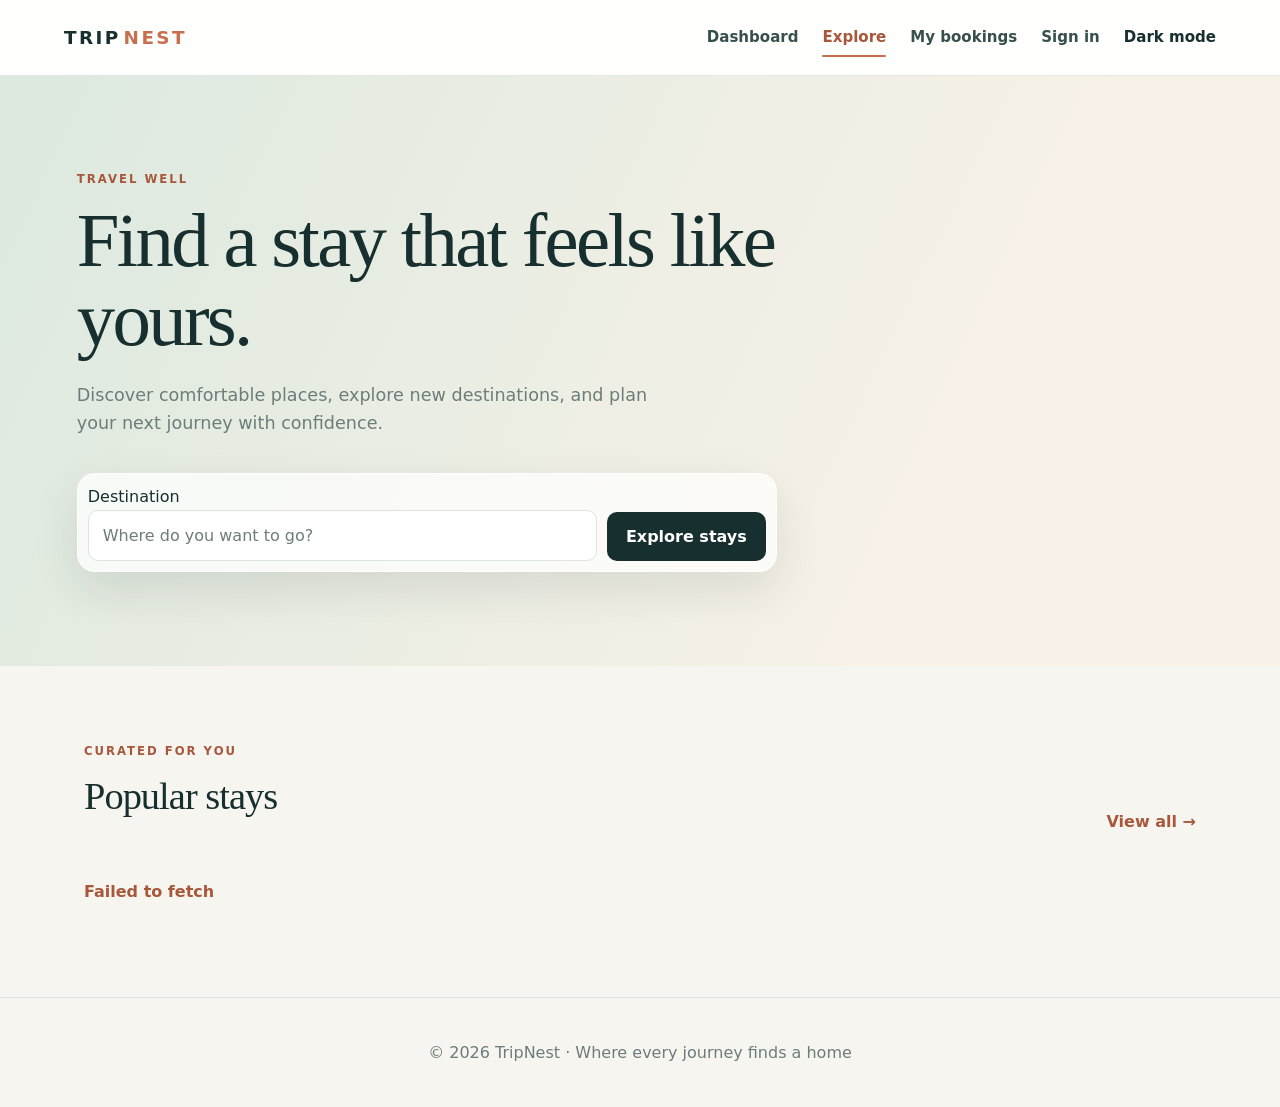
<file: frontend/index.html>
<!doctype html><html lang="en"><head><meta charset="utf-8"><meta name="viewport" content="width=device-width,initial-scale=1"><title>TripNest — Find your next stay</title><link rel="stylesheet" href="assets/css/style.css"></head><body><header><a class="brand" href="index.html">TRIP<span>NEST</span></a><nav><a href="index.html">Explore</a><a href="pages/bookings.html">My bookings</a><a href="pages/login.html" id="authLink">Sign in</a></nav></header><main><section class="hero"><div class="hero-content"><p class="eyebrow">TRAVEL WELL</p><h1>Find a stay that feels like yours.</h1><p class="lede">Discover comfortable places, explore new destinations, and plan your next journey with confidence.</p><form id="searchForm" class="search"><label><span class="sr-only">Destination</span><input id="q" placeholder="Where do you want to go?" aria-label="Destination"></label><button type="submit">Explore stays</button></form></div></section><section class="section"><div class="section-head"><div><p class="eyebrow">CURATED FOR YOU</p><h2>Popular stays</h2></div><a href="pages/accommodations.html" class="text-link">View all →</a></div><div id="stays" class="grid"><p class="muted">Loading stays…</p></div></section></main><footer>© 2026 TripNest · Where every journey finds a home</footer><script src="assets/js/app.js"></script></body></html>
</file>
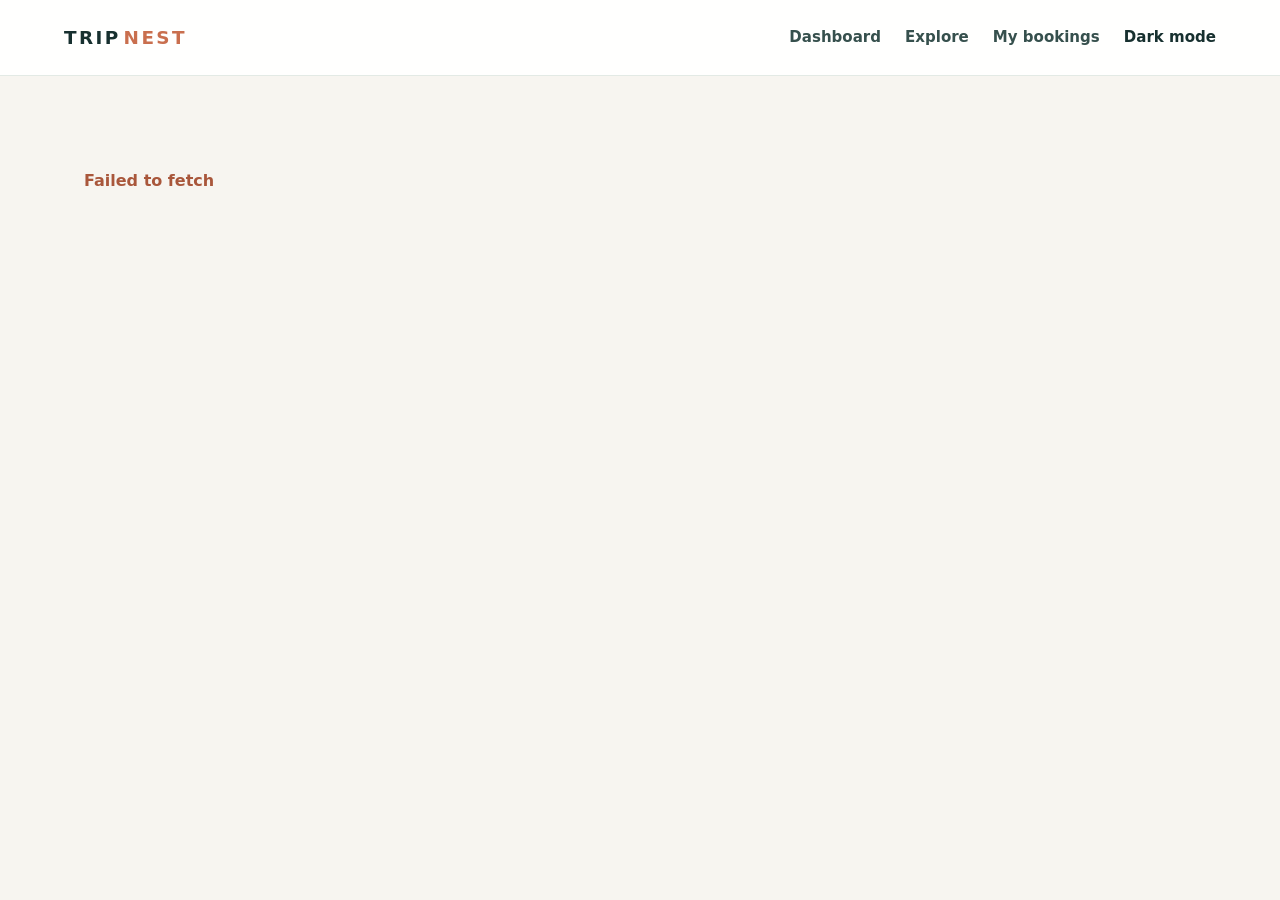
<file: frontend/pages/accommodation-details.html>
<!doctype html><html lang="en"><head><meta charset="utf-8"><meta name="viewport" content="width=device-width,initial-scale=1"><title>Stay details — TripNest</title><link rel="stylesheet" href="../assets/css/style.css"></head><body><header><a class="brand" href="../index.html">TRIP<span>NEST</span></a><nav><a href="accommodations.html">Explore</a><a href="bookings.html">My bookings</a></nav></header><main class="section" id="detail"><p class="muted">Loading stay…</p></main><script src="../assets/js/app.js"></script></body></html>
</file>
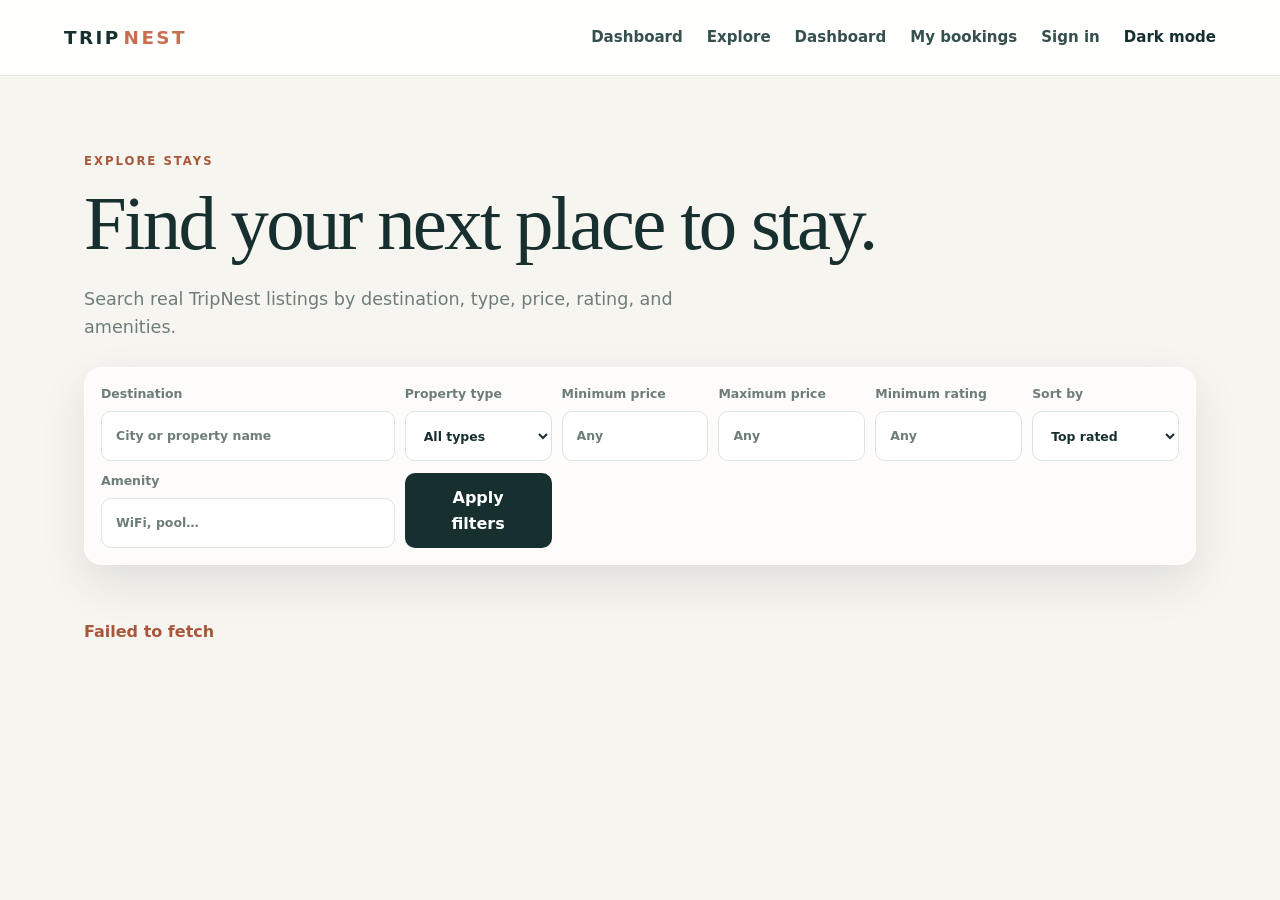
<file: frontend/pages/accommodations.html>
<!doctype html><html lang="en"><head><meta charset="utf-8"><meta name="viewport" content="width=device-width,initial-scale=1"><title>Explore stays — TripNest</title><link rel="stylesheet" href="../assets/css/style.css"></head><body><header><a class="brand" href="../index.html">TRIP<span>NEST</span></a><nav><a href="../index.html">Explore</a><a href="dashboard.html">Dashboard</a><a href="bookings.html">My bookings</a><a href="login.html" id="authLink">Sign in</a></nav></header><main class="section"><p class="eyebrow">EXPLORE STAYS</p><h1>Find your next place to stay.</h1><p class="lede">Search real TripNest listings by destination, type, price, rating, and amenities.</p><form id="searchForm" class="search filters"><label>Destination<input id="q" placeholder="City or property name"></label><label>Property type<select id="type"><option value="">All types</option><option value="VILLA">Villa</option><option value="APARTMENT">Apartment</option><option value="LODGE">Lodge</option></select></label><label>Minimum price<input id="minPrice" type="number" min="0" placeholder="Any"></label><label>Maximum price<input id="maxPrice" type="number" min="0" placeholder="Any"></label><label>Minimum rating<input id="minRating" type="number" min="0" max="5" step="0.1" placeholder="Any"></label><label>Sort by<select id="sort"><option value="rating">Top rated</option><option value="priceAsc">Price: low to high</option><option value="priceDesc">Price: high to low</option><option value="name">Name</option></select></label><label>Amenity<input id="amenity" placeholder="WiFi, pool…"></label><button type="submit">Apply filters</button></form><div id="stays" class="grid"><p class="muted">Loading stays…</p></div></main><script src="../assets/js/app.js"></script></body></html>
</file>
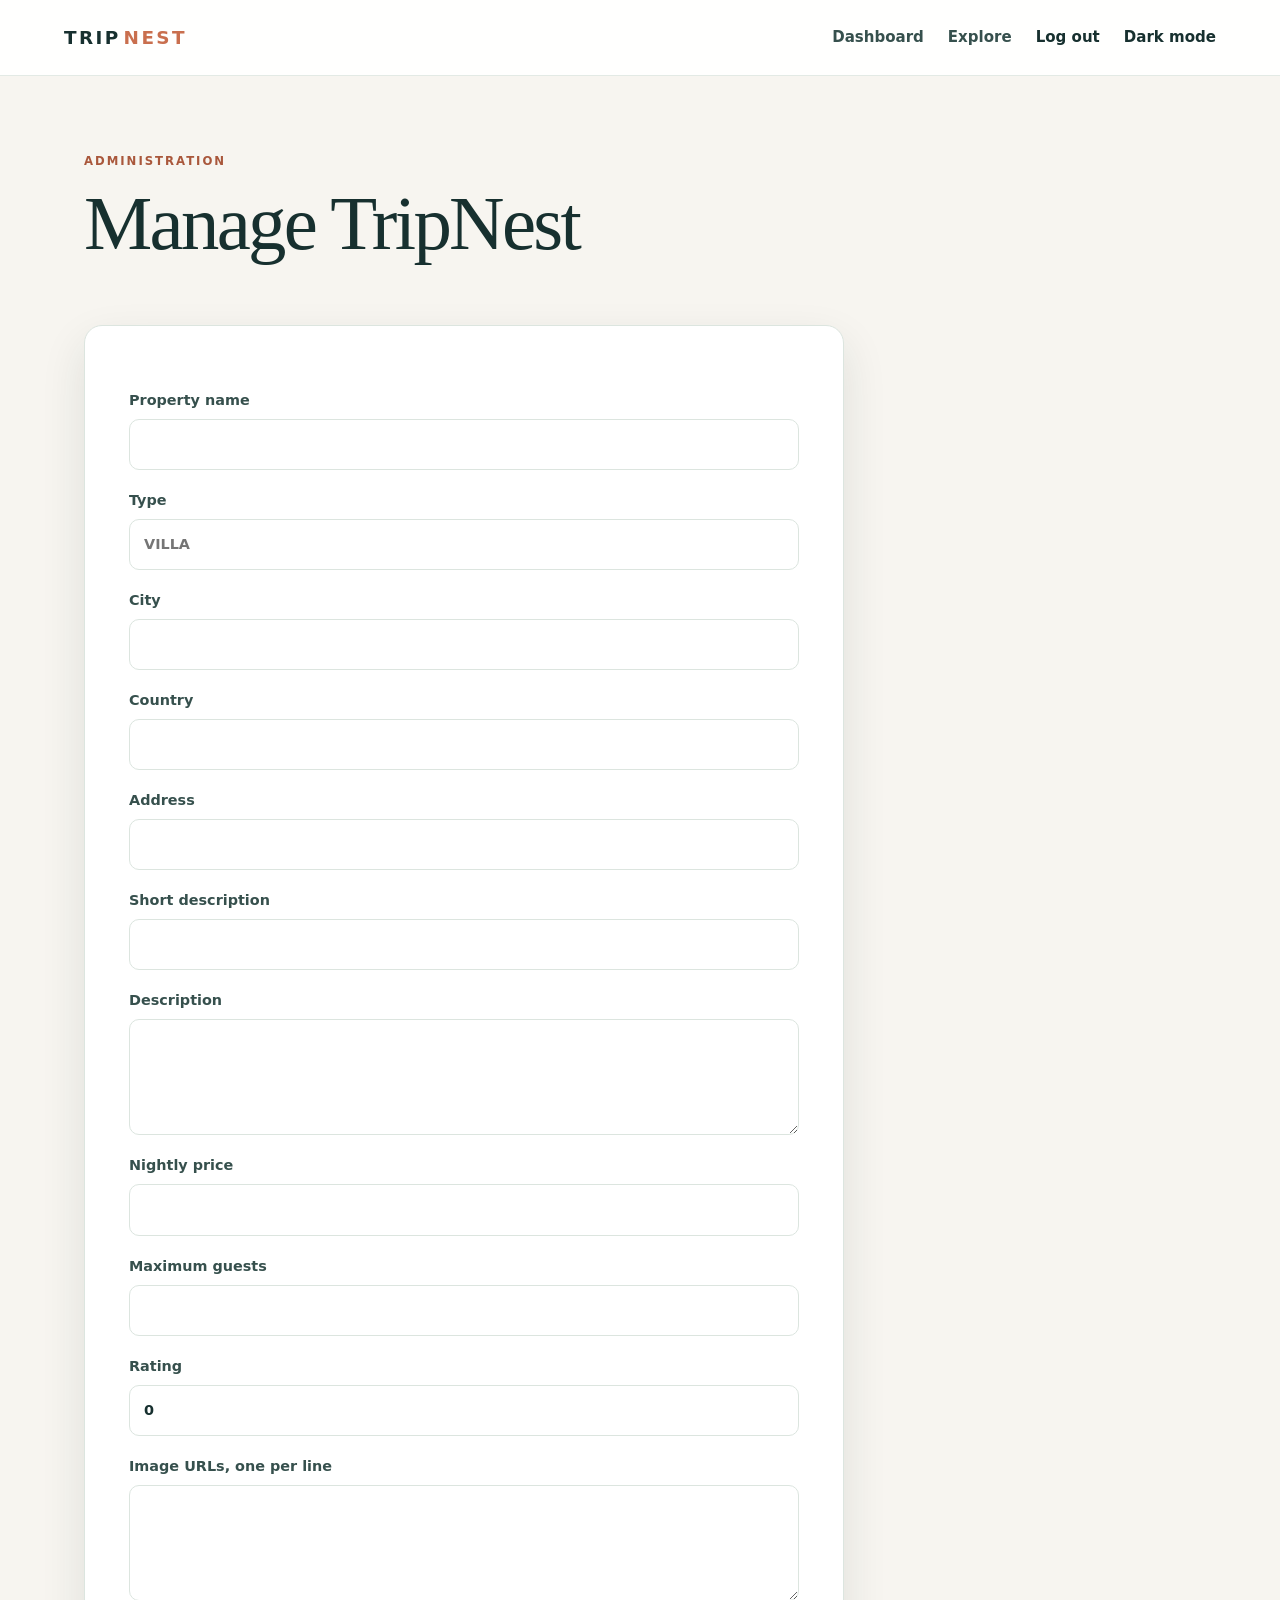
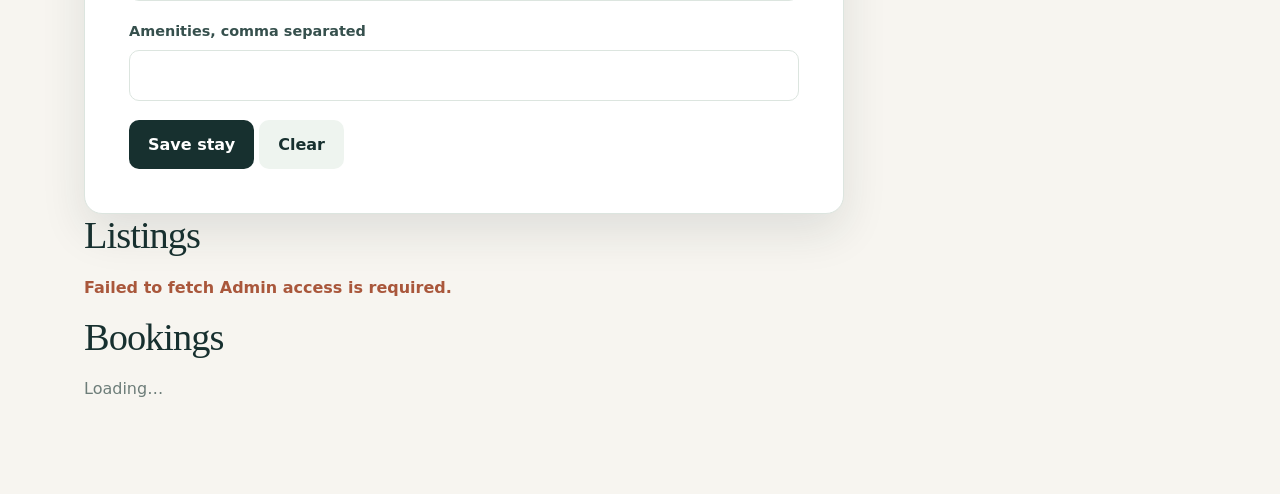
<file: frontend/pages/admin.html>
<!doctype html><html lang="en"><head><meta charset="utf-8"><meta name="viewport" content="width=device-width,initial-scale=1"><title>Admin — TripNest</title><link rel="stylesheet" href="../assets/css/style.css"></head><body><header><a class="brand" href="../index.html">TRIP<span>NEST</span></a><nav><a href="../index.html">Explore</a><button class="link-button" id="logout">Log out</button></nav></header><main class="section"><p class="eyebrow">ADMINISTRATION</p><h1>Manage TripNest</h1><p id="adminMessage" class="message"></p><form id="stayForm" class="panel admin-form"><input type="hidden" id="stayId"><label>Property name<input id="name" required></label><label>Type<input id="type" placeholder="VILLA" required></label><label>City<input id="city" required></label><label>Country<input id="country" required></label><label>Address<input id="address" required></label><label>Short description<input id="shortDescription" required></label><label>Description<textarea id="description" required></textarea></label><label>Nightly price<input id="pricePerNight" type="number" min="0.01" step="0.01" required></label><label>Maximum guests<input id="maxGuests" type="number" min="1" required></label><label>Rating<input id="rating" type="number" min="0" max="5" step="0.1" value="0"></label><label>Image URLs, one per line<textarea id="images"></textarea></label><label>Amenities, comma separated<input id="amenities"></label><div><button>Save stay</button> <button type="button" class="secondary" id="clearForm">Clear</button></div></form><h2>Listings</h2><div id="adminStays" class="booking-list"><p class="muted">Loading…</p></div><h2>Bookings</h2><div id="adminBookings" class="booking-list"><p class="muted">Loading…</p></div></main><script src="../assets/js/app.js"></script></body></html>
</file>
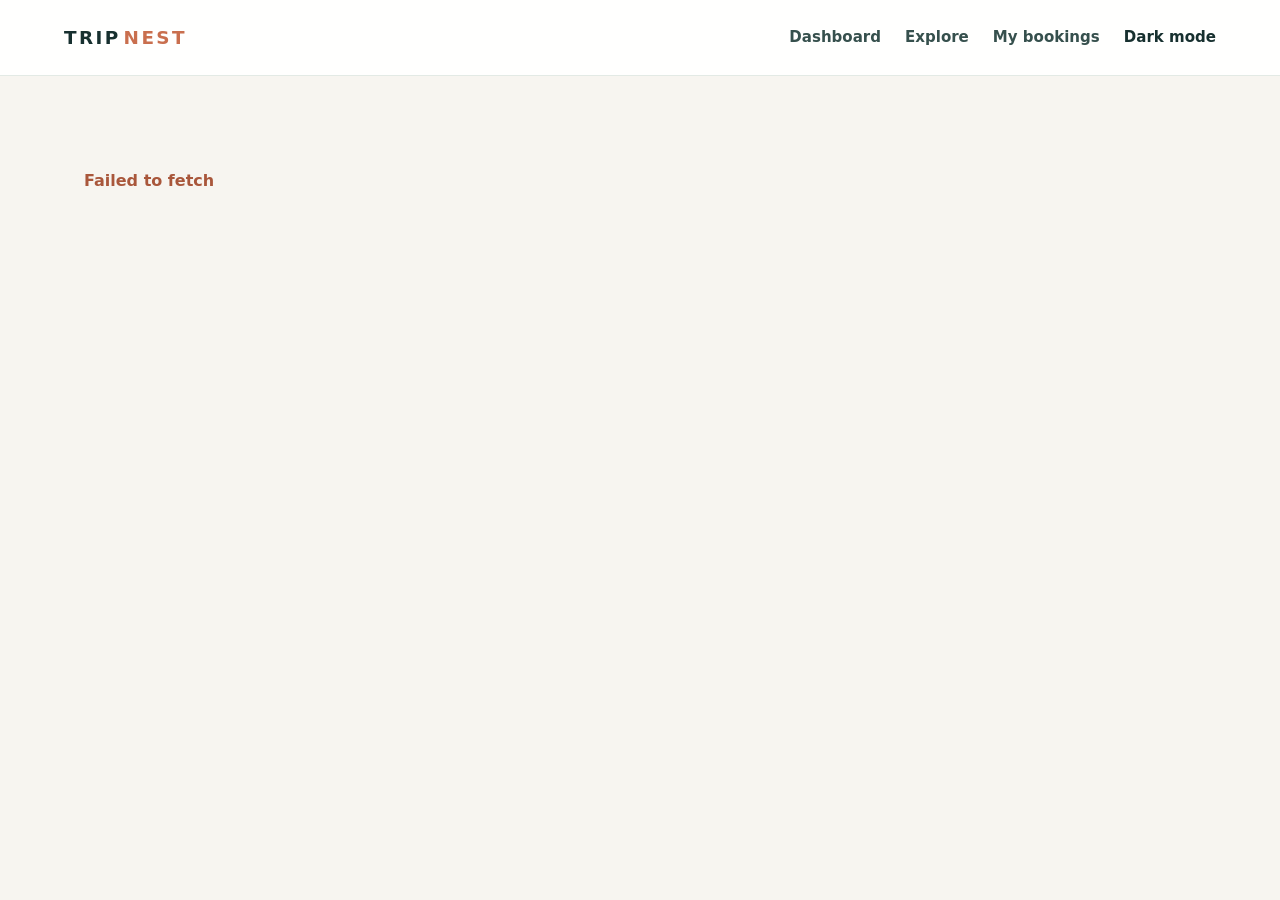
<file: frontend/pages/booking.html>
<!doctype html><html lang="en"><head><meta charset="utf-8"><meta name="viewport" content="width=device-width,initial-scale=1"><title>Reserve a stay — TripNest</title><link rel="stylesheet" href="../assets/css/style.css"></head><body><header><a class="brand" href="../index.html">TRIP<span>NEST</span></a><nav><a href="accommodations.html">Explore</a><a href="bookings.html">My bookings</a></nav></header><main class="section" id="detail"><p class="muted">Loading stay…</p></main><script src="../assets/js/app.js"></script></body></html>
</file>
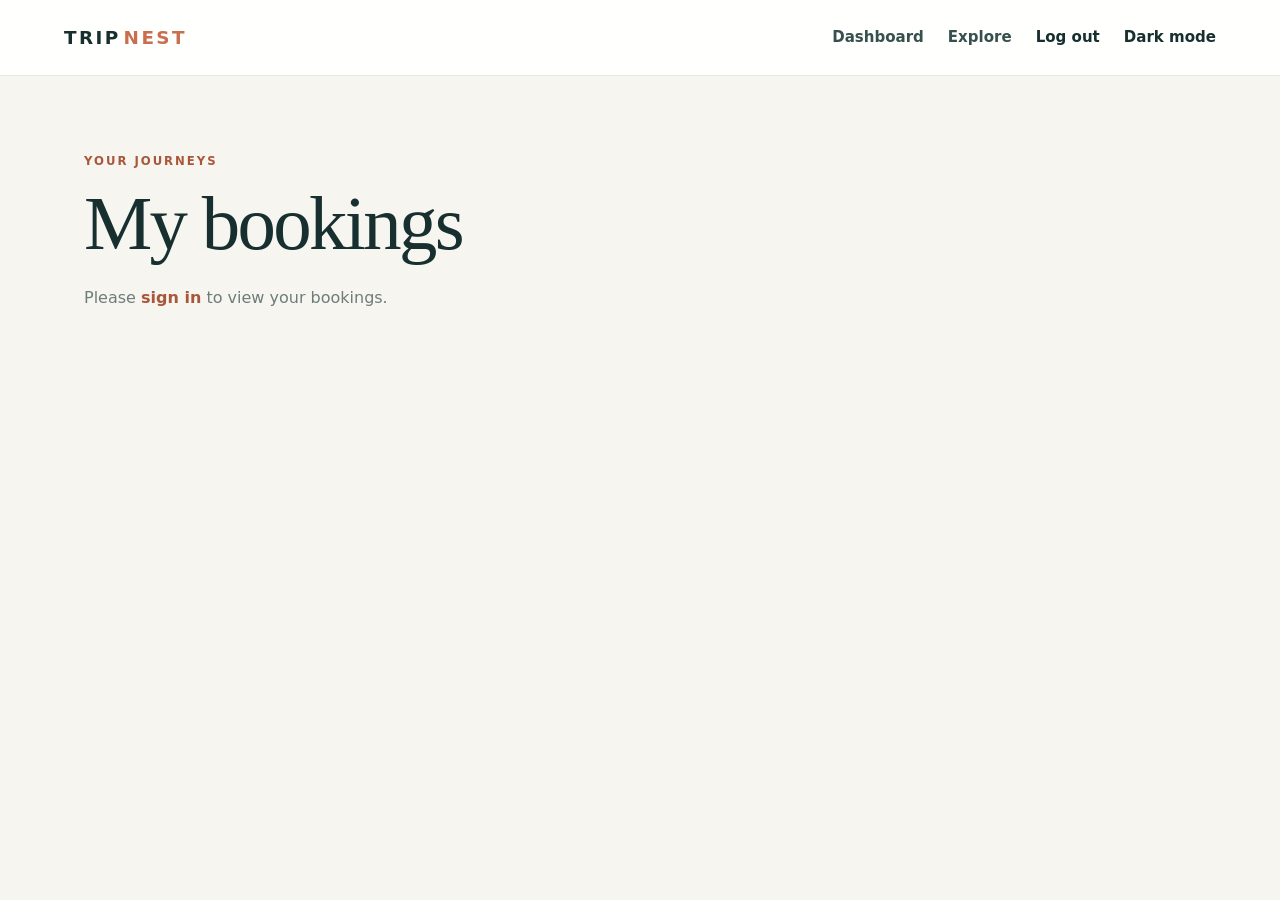
<file: frontend/pages/bookings.html>
<!doctype html><html lang="en"><head><meta charset="utf-8"><meta name="viewport" content="width=device-width,initial-scale=1"><title>My bookings — TripNest</title><link rel="stylesheet" href="../assets/css/style.css"></head><body><header><a class="brand" href="../index.html">TRIP<span>NEST</span></a><nav><a href="../index.html">Explore</a><button class="link-button" id="logout">Log out</button></nav></header><main class="section"><p class="eyebrow">YOUR JOURNEYS</p><h1>My bookings</h1><div id="bookings" class="booking-list"><p class="muted">Loading…</p></div></main><script src="../assets/js/app.js"></script></body></html>
</file>
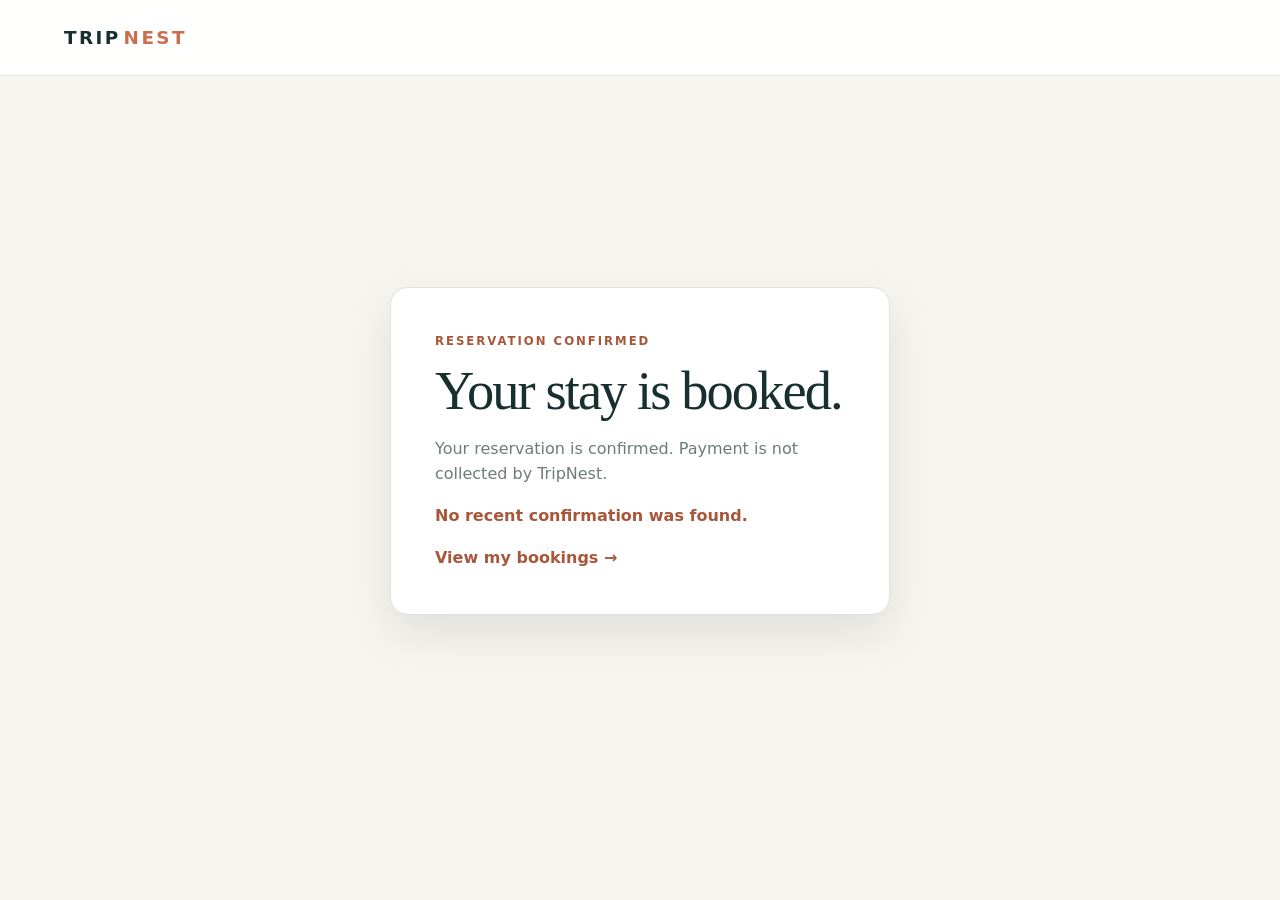
<file: frontend/pages/confirmation.html>
<!doctype html><html lang="en"><head><meta charset="utf-8"><meta name="viewport" content="width=device-width,initial-scale=1"><title>Booking confirmed — TripNest</title><link rel="stylesheet" href="../assets/css/style.css"></head><body><header><a class="brand" href="../index.html">TRIP<span>NEST</span></a></header><main class="form-wrap"><section class="panel" id="confirmation"><p class="eyebrow">RESERVATION CONFIRMED</p><h1>Your stay is booked.</h1><p class="muted">Your reservation is confirmed. Payment is not collected by TripNest.</p><div id="confirmationDetails"></div><a class="text-link" href="bookings.html">View my bookings →</a></section></main><script src="../assets/js/app.js"></script><script>const confirmation=JSON.parse(sessionStorage.getItem('tripnest_confirmation')||'null');document.querySelector('#confirmationDetails').innerHTML=confirmation?`<p><strong>Reference:</strong> ${confirmation.reference}</p><p>${confirmation.checkIn} → ${confirmation.checkOut}</p><p>Subtotal: ₹${(Number(confirmation.totalAmount)-Number(confirmation.taxAmount)).toFixed(2)}</p><p>Tax: ₹${confirmation.taxAmount}</p><h2>Total: ₹${confirmation.totalAmount}</h2>`:'<p class="message">No recent confirmation was found.</p>';</script></body></html>
</file>
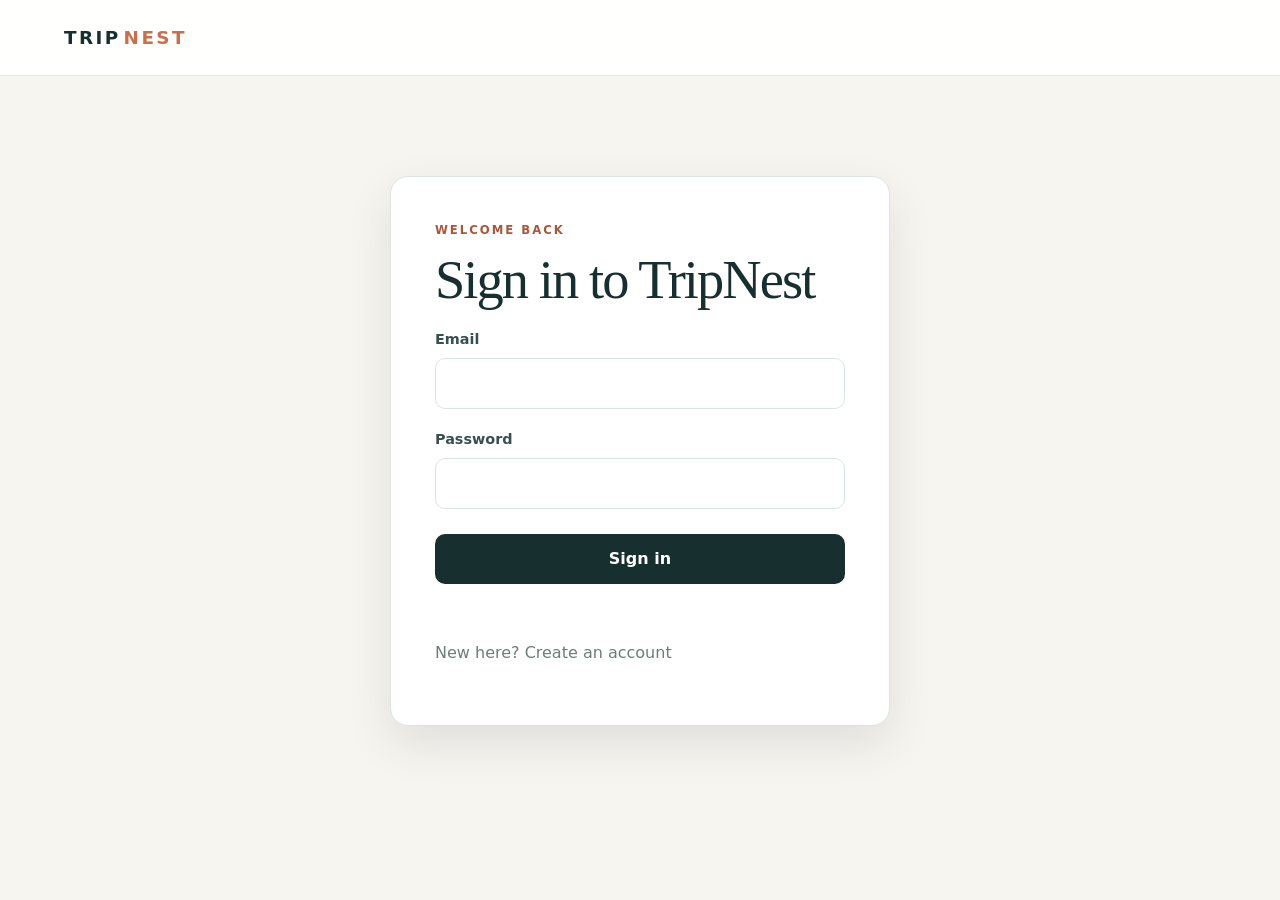
<file: frontend/pages/dashboard.html>
<!doctype html>
<html lang="en">
<head>
<meta charset="utf-8"><meta name="viewport" content="width=device-width,initial-scale=1">
<title>Your TripNest dashboard</title><link rel="stylesheet" href="../assets/css/style.css">
<style>
.dashboard{max-width:1200px;margin:auto;padding:52px 6% 80px}.dashboard-hero{display:flex;justify-content:space-between;align-items:end;gap:30px;padding:20px 0 46px}.dashboard-hero h1{font-size:clamp(2.5rem,5vw,4.5rem);margin-bottom:12px}.button-link{display:inline-block;background:var(--ink);color:#fff;padding:14px 20px;border-radius:4px;font-weight:bold}.dashboard-stats{display:grid;grid-template-columns:repeat(3,1fr);gap:16px;margin-bottom:64px}.stat-card{background:#fff;padding:24px;border-top:3px solid var(--accent);box-shadow:0 8px 30px #1723210b}.stat-card span,.stat-card strong{display:block}.stat-card strong{font:2.4rem Georgia,serif;margin-top:8px}.dashboard-section{margin-top:48px}.dashboard-section h2{margin:10px 0 18px}@media(max-width:650px){.dashboard-hero{display:block}.button-link{margin-top:22px}.dashboard-stats{grid-template-columns:1fr}}
</style>
</head>
<body>
<header><a class="brand" href="../index.html">TRIP<span>NEST</span></a><nav><a href="../index.html">Explore</a><a href="bookings.html">My bookings</a><button id="logout" class="link-button">Sign out</button></nav></header>
<main class="dashboard">
<section class="dashboard-hero"><div><p class="eyebrow">YOUR TRIPNEST</p><h1 id="dashboardGreeting">Your dashboard</h1><p class="lede">Keep track of your stays, saved places, and next journeys.</p></div><a class="button-link" href="accommodations.html">Explore stays</a></section>
<section class="dashboard-stats" id="dashboardStats"><article class="stat-card"><span class="muted">Upcoming trips</span><strong>—</strong></article><article class="stat-card"><span class="muted">Completed trips</span><strong>—</strong></article><article class="stat-card"><span class="muted">Saved stays</span><strong>—</strong></article></section>
<section class="dashboard-section"><div class="section-head"><div><p class="eyebrow">YOUR JOURNEYS</p><h2>Upcoming trips</h2></div><a class="text-link" href="bookings.html">View all →</a></div><div id="dashboardUpcoming"><p class="muted">Loading your trips…</p></div></section>
<section class="dashboard-section"><div class="section-head"><div><p class="eyebrow">LOOKING BACK</p><h2>Past trips</h2></div></div><div id="dashboardPast"><p class="muted">Loading your trips…</p></div></section>
<section class="dashboard-section"><div class="section-head"><div><p class="eyebrow">YOUR SHORTLIST</p><h2>Saved stays</h2></div><a class="text-link" href="wishlist.html">View wishlist →</a></div><div id="dashboardWishlist" class="grid"><p class="muted">Loading saved stays…</p></div></section>
<p id="dashboardMessage" class="message"></p></main><footer>© 2026 TripNest · Where every journey finds a home</footer><script src="../assets/js/app.js"></script>
</body></html>
</file>
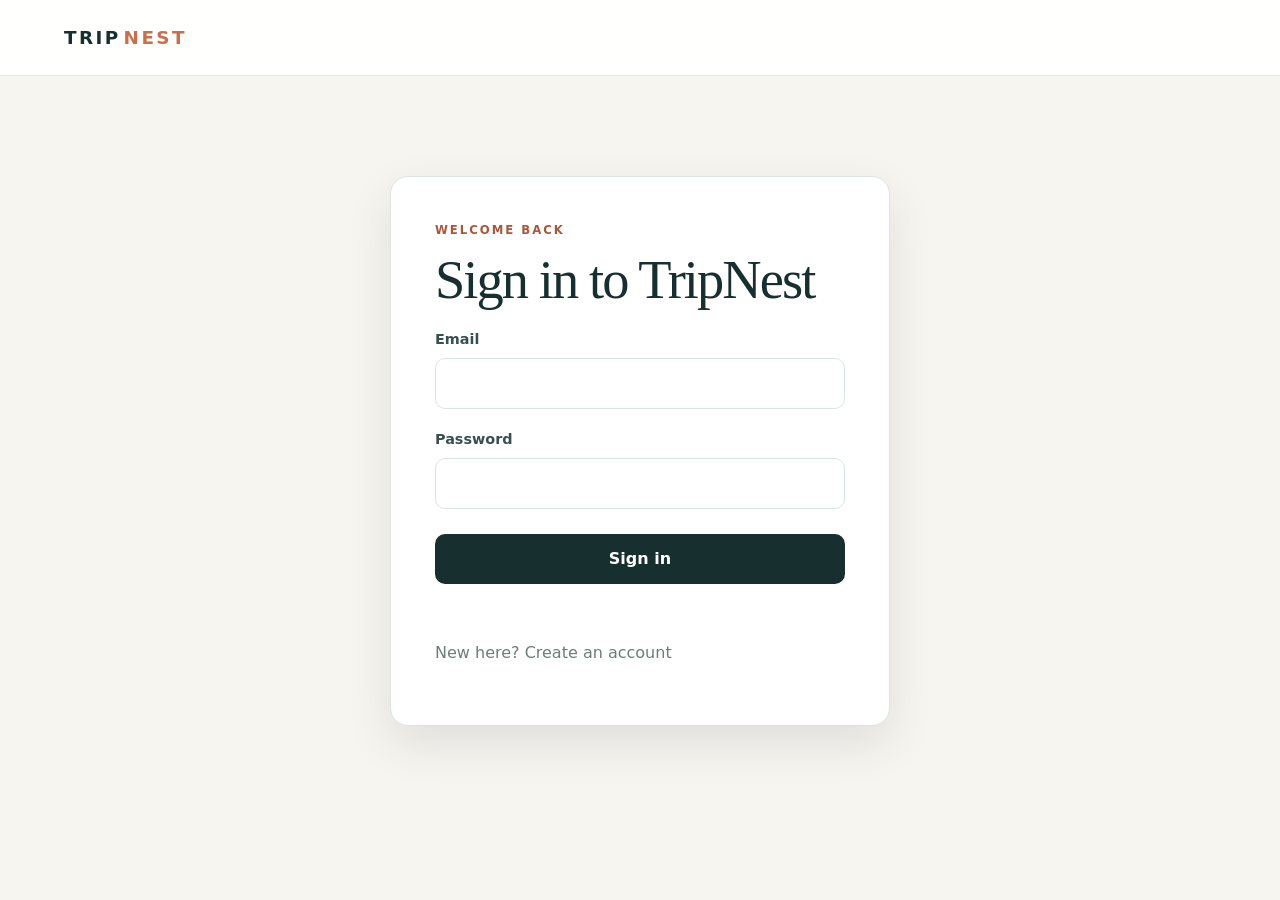
<file: frontend/pages/login.html>
<!doctype html><html lang="en"><head><meta charset="utf-8"><meta name="viewport" content="width=device-width,initial-scale=1"><title>Sign in — TripNest</title><link rel="stylesheet" href="../assets/css/style.css"></head><body><header><a class="brand" href="../index.html">TRIP<span>NEST</span></a></header><main class="form-wrap"><form id="loginForm" class="panel"><p class="eyebrow">WELCOME BACK</p><h1>Sign in to TripNest</h1><label>Email<input type="email" id="email" required></label><label>Password<input type="password" id="password" required></label><button>Sign in</button><p id="message" class="message"></p><p class="muted">New here? <a href="register.html">Create an account</a></p></form></main><script src="../assets/js/app.js"></script></body></html>
</file>
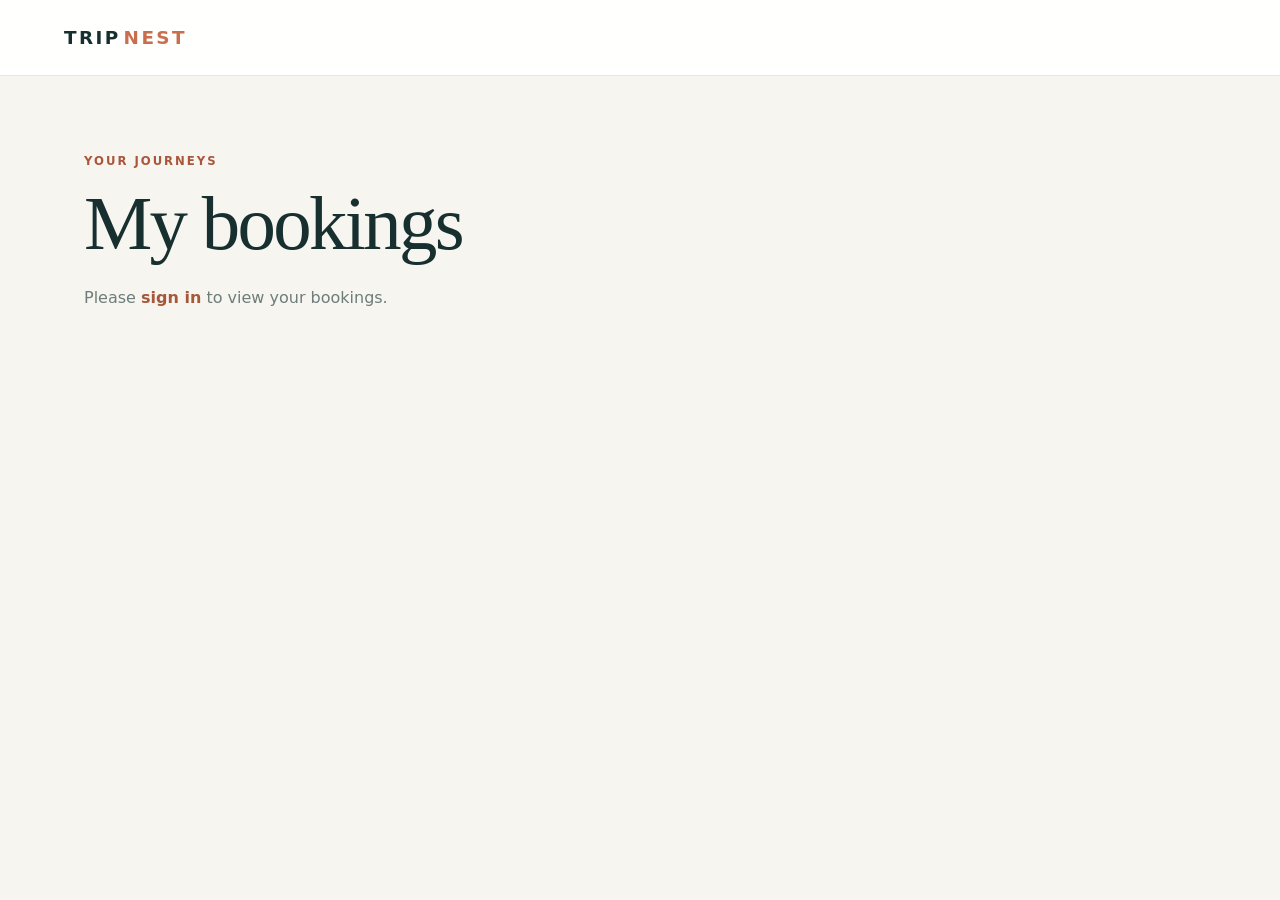
<file: frontend/pages/my-bookings.html>
<!doctype html><html lang="en"><head><meta charset="utf-8"><meta name="viewport" content="width=device-width,initial-scale=1"><title>My bookings — TripNest</title><link rel="stylesheet" href="../assets/css/style.css"></head><body><header><a class="brand" href="../index.html">TRIP<span>NEST</span></a></header><main class="section"><p class="eyebrow">YOUR JOURNEYS</p><h1>My bookings</h1><div id="bookings" class="booking-list"><p class="muted">Loading…</p></div></main><script src="../assets/js/app.js"></script></body></html>
</file>
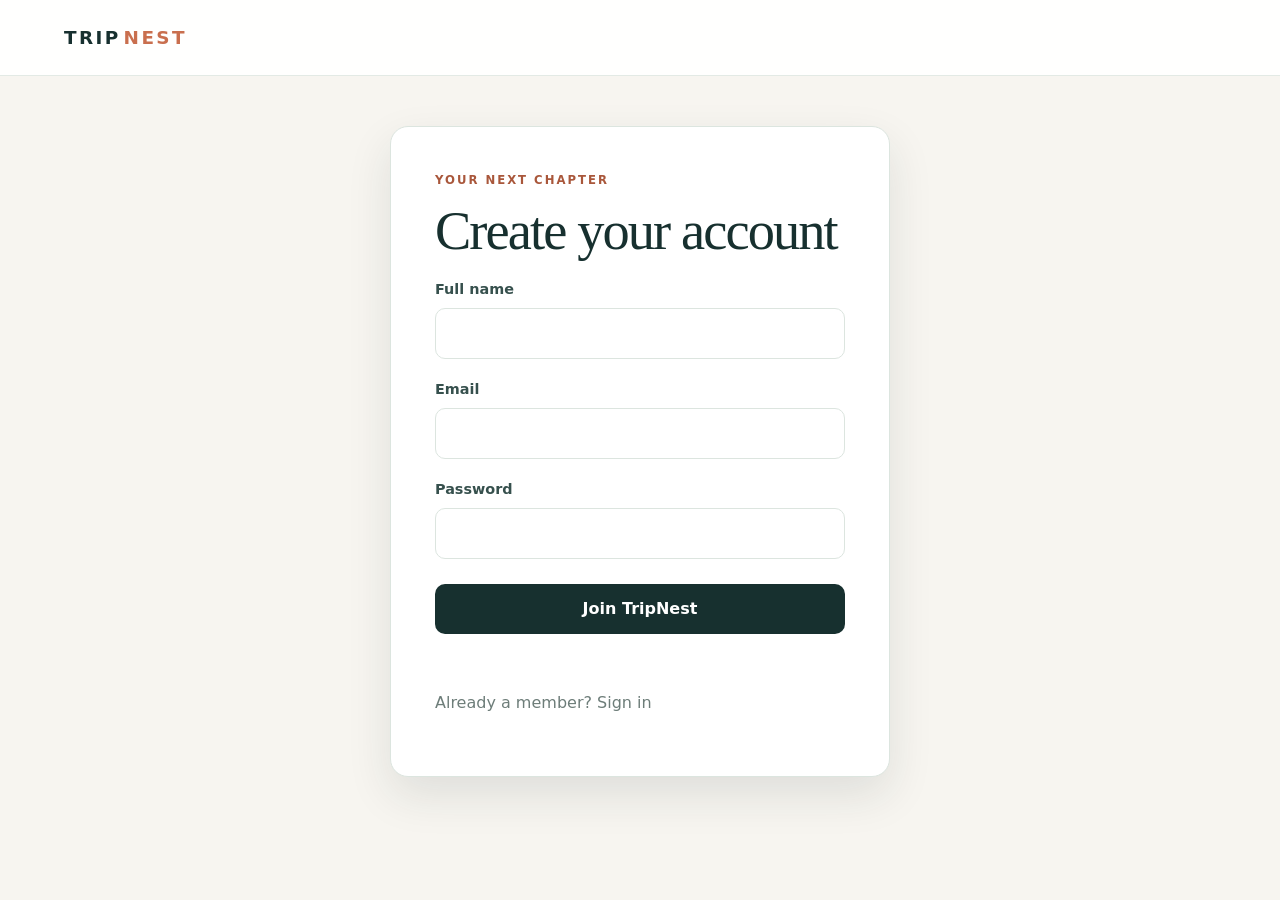
<file: frontend/pages/register.html>
<!doctype html><html lang="en"><head><meta charset="utf-8"><meta name="viewport" content="width=device-width,initial-scale=1"><title>Create account — TripNest</title><link rel="stylesheet" href="../assets/css/style.css"></head><body><header><a class="brand" href="../index.html">TRIP<span>NEST</span></a></header><main class="form-wrap"><form id="registerForm" class="panel"><p class="eyebrow">YOUR NEXT CHAPTER</p><h1>Create your account</h1><label>Full name<input id="fullName" required maxlength="100"></label><label>Email<input type="email" id="email" required></label><label>Password<input type="password" id="password" required minlength="8"></label><button>Join TripNest</button><p id="message" class="message"></p><p class="muted">Already a member? <a href="login.html">Sign in</a></p></form></main><script src="../assets/js/app.js"></script></body></html>
</file>
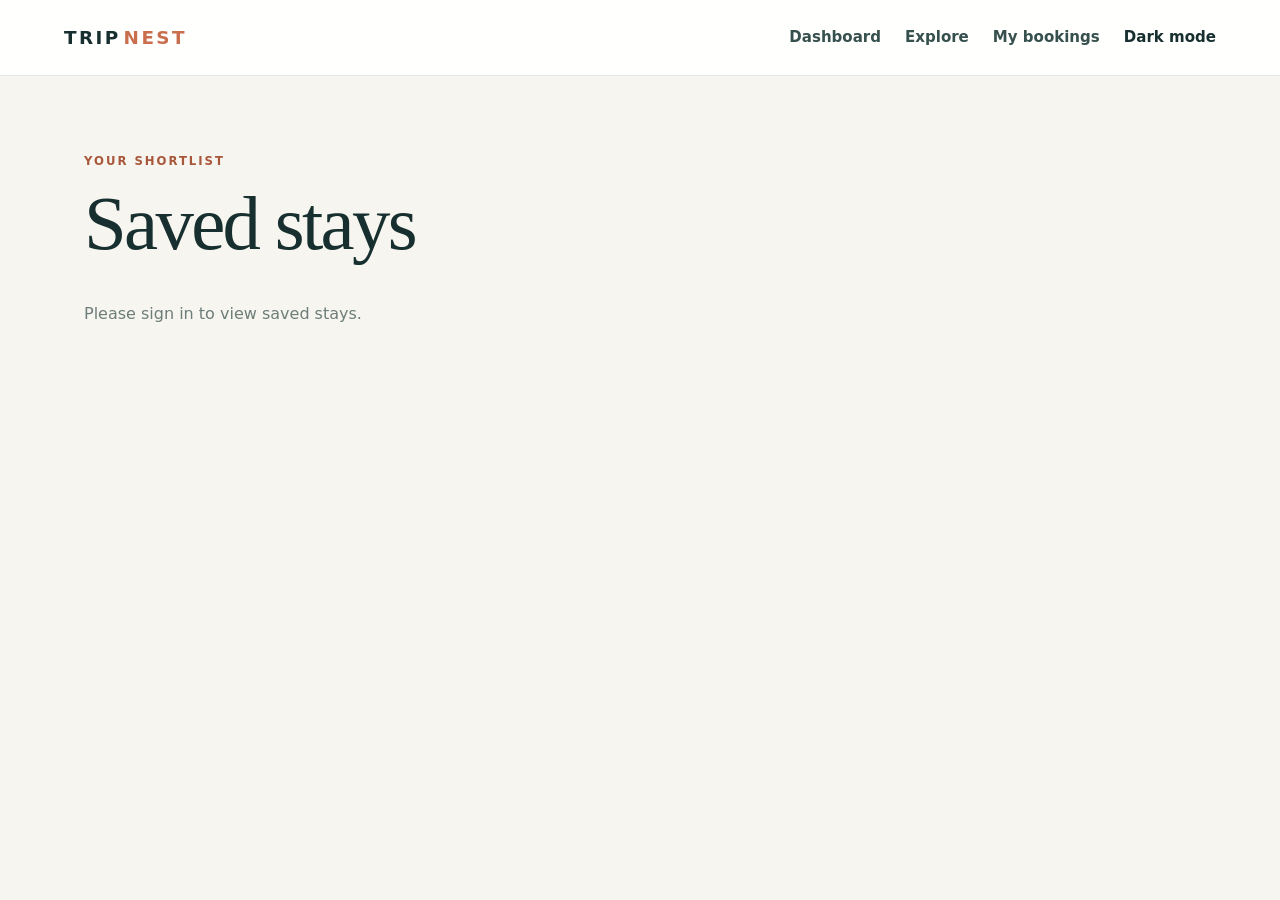
<file: frontend/pages/wishlist.html>
<!doctype html><html lang="en"><head><meta charset="utf-8"><meta name="viewport" content="width=device-width,initial-scale=1"><title>Saved stays — TripNest</title><link rel="stylesheet" href="../assets/css/style.css"></head><body><header><a class="brand" href="../index.html">TRIP<span>NEST</span></a><nav><a href="accommodations.html">Explore</a><a href="bookings.html">My bookings</a></nav></header><main class="section"><p class="eyebrow">YOUR SHORTLIST</p><h1>Saved stays</h1><div id="wishlist" class="grid"><p class="muted">Loading…</p></div></main><script src="../assets/js/app.js"></script></body></html>
</file>
<file: frontend/assets/css/style.css>
:root{--ink:#17302f;--ink-soft:#36504d;--muted:#6d7d79;--cream:#f7f5f0;--surface:#fff;--surface-soft:#eef4ef;--sage:#dce9df;--accent:#c96f4e;--accent-dark:#a9573b;--line:#dce5df;--shadow-sm:0 5px 18px rgba(23,48,47,.07);--shadow-md:0 18px 45px rgba(23,48,47,.11);--radius-sm:10px;--radius-md:18px;--radius-lg:28px;--max-width:1240px}*{box-sizing:border-box}html{scroll-behavior:smooth}body{margin:0;background:var(--cream);color:var(--ink);font:16px/1.6 Inter,ui-sans-serif,system-ui,-apple-system,BlinkMacSystemFont,"Segoe UI",sans-serif}body.dark{--ink:#edf5f0;--ink-soft:#ccdbd4;--muted:#9cb0a8;--cream:#132321;--surface:#1b302d;--surface-soft:#213a35;--sage:#27463d;--line:#38524c;--shadow-sm:0 5px 18px rgba(0,0,0,.18);--shadow-md:0 18px 45px rgba(0,0,0,.25)}a{color:inherit;text-decoration:none}button,input,select,textarea{font:inherit}button,.button-link{min-height:46px;border:0;border-radius:var(--radius-sm);padding:12px 19px;background:var(--ink);color:#fff;font-weight:700;cursor:pointer;transition:transform .2s ease,background .2s ease,box-shadow .2s ease}button:hover,.button-link:hover{background:var(--accent-dark);transform:translateY(-1px);box-shadow:var(--shadow-sm)}button:focus-visible,a:focus-visible,input:focus-visible,select:focus-visible,textarea:focus-visible{outline:3px solid rgba(201,111,78,.38);outline-offset:3px}button:disabled{cursor:wait;opacity:.65;transform:none}.secondary{background:var(--surface-soft);color:var(--ink)}.link-button{min-height:auto;padding:4px 0;background:transparent;color:var(--ink);box-shadow:none}.link-button:hover{background:transparent;color:var(--accent-dark);transform:none;box-shadow:none}.brand{display:inline-flex;align-items:center;gap:3px;font-size:1.15rem;font-weight:850;letter-spacing:.13em;white-space:nowrap}.brand span{color:var(--accent)}header{position:sticky;top:0;z-index:10;min-height:76px;display:flex;align-items:center;justify-content:space-between;gap:24px;padding:0 max(5%,calc((100vw - var(--max-width))/2));border-bottom:1px solid rgba(220,229,223,.8);background:color-mix(in srgb,var(--surface) 92%,transparent);backdrop-filter:blur(14px)}nav{display:flex;align-items:center;justify-content:flex-end;gap:24px;color:var(--ink-soft);font-size:.94rem;font-weight:650}nav a{position:relative;padding:7px 0}nav a:hover,nav a.active{color:var(--accent-dark)}nav a.active:after{position:absolute;right:0;bottom:0;left:0;height:2px;border-radius:2px;background:var(--accent);content:""}main{min-height:calc(100vh - 150px)}.hero{min-height:590px;display:grid;align-content:center;padding:88px max(6%,calc((100vw - var(--max-width))/2));background:linear-gradient(115deg,var(--sage) 0%,#f7f1e7 72%)}.hero-content{max-width:700px}.eyebrow{margin:0 0 14px;color:var(--accent-dark);font-size:.73rem;font-weight:800;letter-spacing:.17em;text-transform:uppercase}h1,h2,h3{color:var(--ink)}h1,h2,h3,p{overflow-wrap:anywhere}h1{max-width:820px;margin:0 0 22px;font:clamp(2.7rem,6vw,5.6rem)/1.02 Georgia,serif;letter-spacing:-.035em}h2{margin:0 0 18px;font:clamp(2rem,3vw,3rem)/1.1 Georgia,serif;letter-spacing:-.025em}h3{margin:0;font-size:1.18rem;line-height:1.25}.lede{max-width:590px;margin:0;color:var(--muted);font-size:1.1rem}.section{max-width:var(--max-width);margin:auto;padding:76px max(5%,24px)}.section-head{display:flex;align-items:end;justify-content:space-between;gap:24px;margin-bottom:28px}.text-link{color:var(--accent-dark);font-weight:750}.text-link:hover{color:var(--ink)}.search{display:flex;align-items:end;gap:10px;max-width:760px;margin-top:36px;padding:10px;border:1px solid rgba(255,255,255,.7);border-radius:var(--radius-md);background:rgba(255,255,255,.72);box-shadow:var(--shadow-md)}.search label{flex:1;margin:0}.search input,.search select{width:100%;min-height:50px;border:1px solid var(--line);border-radius:var(--radius-sm);background:var(--surface);color:var(--ink);padding:12px 14px}.search input::placeholder{color:var(--muted)}.filters{display:grid;grid-template-columns:2fr repeat(5,1fr);align-items:end;max-width:none;margin:26px 0 38px;padding:16px}.filters label{display:grid;gap:7px;color:var(--muted);font-size:.78rem;font-weight:700}.filters button{grid-column:span 1}.grid{display:grid;grid-template-columns:repeat(auto-fit,minmax(250px,1fr));gap:24px}.card{position:relative;overflow:hidden;border:1px solid var(--line);border-radius:var(--radius-md);background:var(--surface);box-shadow:var(--shadow-sm);transition:transform .2s ease,box-shadow .2s ease}.card:hover{transform:translateY(-4px);box-shadow:var(--shadow-md)}.card>a{display:block;height:100%}.card img{display:block;width:100%;height:220px;object-fit:cover;background:var(--surface-soft)}.card-body{padding:19px}.card-body .eyebrow{margin-bottom:8px;font-size:.67rem}.card-body h3{margin-bottom:8px}.card-body .muted{min-height:48px;margin:0 0 16px}.card-body strong{font-size:1.05rem}.wishlist-button{position:absolute;top:14px;right:14px;min-width:42px;min-height:42px;padding:8px;border:1px solid rgba(255,255,255,.9);border-radius:50%;background:rgba(255,255,255,.92);color:var(--accent-dark);font-size:1.2rem;box-shadow:var(--shadow-sm)}.wishlist-button:hover{background:var(--surface)}.muted{color:var(--muted)}.message{min-height:24px;color:var(--accent-dark);font-weight:650}.form-wrap{min-height:calc(100vh - 150px);display:grid;place-items:center;padding:50px 20px}.panel{width:100%;max-width:500px;padding:clamp(26px,5vw,44px);border:1px solid var(--line);border-radius:var(--radius-md);background:var(--surface);box-shadow:var(--shadow-md)}.panel h1{margin-bottom:12px;font-size:clamp(2.2rem,5vw,3.4rem)}.panel label{display:grid;gap:7px;margin:19px 0;color:var(--ink-soft);font-size:.9rem;font-weight:700}.panel input,.panel select,.panel textarea{width:100%;border:1px solid var(--line);border-radius:var(--radius-sm);background:var(--surface);color:var(--ink);padding:13px 14px}.panel textarea{min-height:116px;resize:vertical}.panel button[type=submit],.panel>button:not(.link-button){width:100%;margin-top:6px}.booking-form{max-width:600px;margin-top:32px}.detail-image{display:block;width:100%;max-height:510px;margin-bottom:28px;border-radius:var(--radius-lg);object-fit:cover;box-shadow:var(--shadow-md)}.booking{display:flex;align-items:center;justify-content:space-between;gap:24px;margin:14px 0;padding:21px 24px;border:1px solid var(--line);border-left:4px solid var(--accent);border-radius:var(--radius-sm);background:var(--surface);box-shadow:var(--shadow-sm)}.booking p{margin:5px 0}.booking button{min-height:40px;padding:9px 14px}.booking-list{max-width:900px}.admin-form{max-width:760px}footer{padding:42px 24px;border-top:1px solid var(--line);color:var(--muted);text-align:center}.dashboard{max-width:var(--max-width);margin:auto;padding:70px max(5%,24px) 90px}.dashboard-hero{display:flex;align-items:end;justify-content:space-between;gap:32px;padding-bottom:48px}.dashboard-hero h1{margin-bottom:12px}.dashboard-stats{display:grid;grid-template-columns:repeat(3,1fr);gap:18px;margin-bottom:68px}.stat-card{padding:25px;border:1px solid var(--line);border-top:3px solid var(--accent);border-radius:var(--radius-sm);background:var(--surface);box-shadow:var(--shadow-sm)}.stat-card span,.stat-card strong{display:block}.stat-card strong{margin-top:8px;font:2.5rem Georgia,serif}.dashboard-section{margin-top:48px}.dashboard-section h2{margin:0}@media(max-width:980px){.filters{grid-template-columns:repeat(3,1fr)}.filters input:first-child,.filters button{grid-column:span 3}}@media(max-width:680px){header{min-height:68px;padding:0 18px}nav{gap:12px;font-size:.82rem}nav a:nth-child(n+3){display:none}.hero{min-height:520px;padding:68px 6%}.search{align-items:stretch;flex-direction:column}.search button{width:100%}.section{padding:54px 18px}.section-head,.dashboard-hero{align-items:start;flex-direction:column}.filters{grid-template-columns:1fr 1fr;padding:12px}.filters input:first-child,.filters button{grid-column:span 2}.grid{grid-template-columns:1fr}.card img{height:205px}.booking{align-items:start;flex-direction:column;padding:18px}.booking>div:last-child{width:100%}.booking button{width:100%}.dashboard{padding:50px 18px 70px}.dashboard-stats{grid-template-columns:1fr;margin-bottom:48px}}@media(prefers-reduced-motion:reduce){*,*::before,*::after{scroll-behavior:auto!important;transition:none!important}}
</file>
